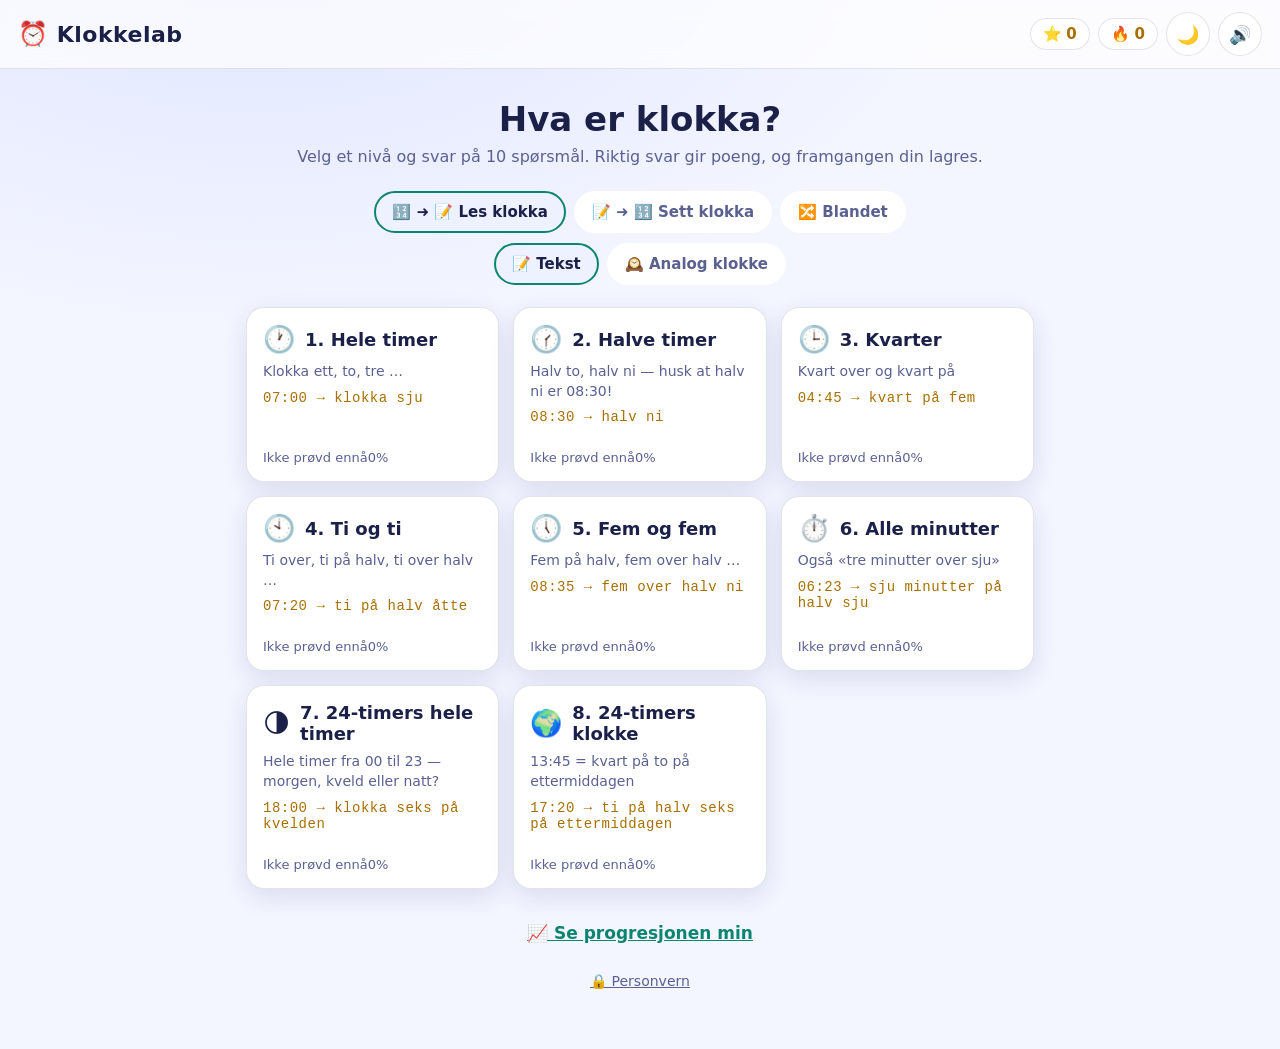
<file: index.html>
<!DOCTYPE html>
<html lang="no">
<head>
<meta charset="utf-8">
<meta name="viewport" content="width=device-width, initial-scale=1, viewport-fit=cover">
<meta name="theme-color" content="#0f1226" media="(prefers-color-scheme: dark)">
<meta name="theme-color" content="#f3f5ff" media="(prefers-color-scheme: light)">
<meta name="mobile-web-app-capable" content="yes">
<title>Klokkelab – lær å lese klokka, digital og analog</title>
<meta name="description" content="Gratis spill for å lære å lese klokka på norsk: hele og halve timer, kvart over og kvart på, fem over halv og 24-timersklokka – med digital og analog klokke.">
<link rel="canonical" href="https://klokkelab.eidsa.no/">
<meta property="og:type" content="website">
<meta property="og:site_name" content="Klokkelab">
<meta property="og:locale" content="nb_NO">
<meta property="og:url" content="https://klokkelab.eidsa.no/">
<meta property="og:title" content="Klokkelab – lær å lese klokka">
<meta property="og:description" content="Gratis spill for å lære å lese klokka på norsk: hele og halve timer, kvart over og kvart på, fem over halv og 24-timersklokka – med digital og analog klokke.">
<meta property="og:image" content="https://klokkelab.eidsa.no/og-image.png">
<meta property="og:image:width" content="1200">
<meta property="og:image:height" content="630">
<meta property="og:image:alt" content="Klokkelab – en analog klokke som viser 08:30, som er halv ni">
<meta name="twitter:card" content="summary_large_image">
<script type="application/ld+json">
{
  "@context": "https://schema.org",
  "@type": "WebApplication",
  "name": "Klokkelab",
  "url": "https://klokkelab.eidsa.no/",
  "description": "Gratis spill for å lære å lese klokka på norsk: hele og halve timer, kvart over og kvart på, fem over halv og 24-timersklokka – med digital og analog klokke.",
  "inLanguage": "nb",
  "applicationCategory": "EducationalApplication",
  "operatingSystem": "Alle (nettleser)",
  "isAccessibleForFree": true,
  "offers": { "@type": "Offer", "price": "0", "priceCurrency": "NOK" }
}
</script>
<script>
  /* sett valgt tema før siden tegnes, så den ikke blinker i feil farge */
  try { const t = JSON.parse(localStorage.getItem('klokkelab.v1') || '{}').theme;
        if (t) document.documentElement.dataset.theme = t; } catch (e) {}
</script>
<link rel="stylesheet" href="style.css">
<link rel="icon" href="favicon.svg" type="image/svg+xml">
</head>
<body>

<header class="topbar">
  <div class="brand"><span class="logo">⏰</span> <span class="brandname">Klokkelab</span></div>
  <div class="topstats">
    <span class="chip" title="Poeng totalt">⭐ <b id="xpChip">0</b></span>
    <span class="chip" title="Beste rekke på rad">🔥 <b id="streakChip">0</b></span>
    <button id="themeBtn" class="iconbtn" title="Lyst/mørkt tema" aria-label="Bytt mellom lyst og mørkt tema">🌙</button>
    <button id="soundBtn" class="iconbtn" title="Lyd av/på" aria-label="Lyd av eller på">🔊</button>
  </div>
</header>

<main>

  <!-- ============ HJEM ============ -->
  <section id="screen-home" class="screen active">
    <h1>Hva er klokka?</h1>
    <p class="lead">Velg et nivå og svar på 10 spørsmål. Riktig svar gir poeng, og framgangen din lagres.</p>

    <div class="modepick" role="group" aria-label="Spillmodus">
      <button class="modebtn active" data-mode="read">🔢 ➜ <span class="faceicon">📝</span> Les klokka</button>
      <button class="modebtn" data-mode="set"><span class="faceicon">📝</span> ➜ 🔢 Sett klokka</button>
      <button class="modebtn" data-mode="mix">🔀 Blandet</button>
    </div>

    <div class="modepick facepick" role="group" aria-label="Vis klokkeslettet som">
      <button class="modebtn active" data-face="text">📝 Tekst</button>
      <button class="modebtn" data-face="analog">🕰️ Analog klokke</button>
    </div>

    <div id="levelGrid" class="levelgrid"></div>

    <button id="statsLink" class="linkbtn">📈 Se progresjonen min</button>
    <a class="privacylink" href="personvern.html">🔒 Personvern</a>
  </section>

  <!-- ============ QUIZ ============ -->
  <section id="screen-quiz" class="screen">
    <div class="quizbar">
      <button id="quitBtn" class="iconbtn" aria-label="Avslutt runde">✕</button>
      <div class="progresswrap"><div id="progressFill" class="progressfill"></div></div>
      <div class="qcount"><b id="qNow">1</b>/<span id="qTotal">10</span></div>
    </div>

    <div id="questionArea" class="qarea"></div>

    <div id="answers" class="answers"></div>

    <div id="feedback" class="feedback" aria-live="polite"></div>
    <button id="nextBtn" class="primary hidden">Neste →</button>
  </section>

  <!-- ============ OPPSUMMERING ============ -->
  <section id="screen-summary" class="screen">
    <div id="summaryCard" class="summary"></div>
    <div class="rowbtns">
      <button id="againBtn" class="primary">🔁 Spill igjen</button>
      <button id="homeBtn" class="ghost">🏠 Til forsiden</button>
    </div>
  </section>

  <!-- ============ PROGRESJON ============ -->
  <section id="screen-stats" class="screen">
    <h2>📈 Progresjonen din</h2>
    <div id="statsTop" class="statstop"></div>

    <h3>Siste 7 dager</h3>
    <div id="chart" class="chart"></div>

    <h3>Nivåene dine</h3>
    <div id="levelStats" class="levelstats"></div>

    <h3>Merker</h3>
    <div id="badges" class="badges"></div>

    <div class="rowbtns">
      <button id="backBtn" class="primary">← Tilbake</button>
      <button id="resetBtn" class="danger">🗑 Nullstill framgang</button>
    </div>
  </section>

</main>

<script src="app.js"></script>
</body>
</html>
</file>
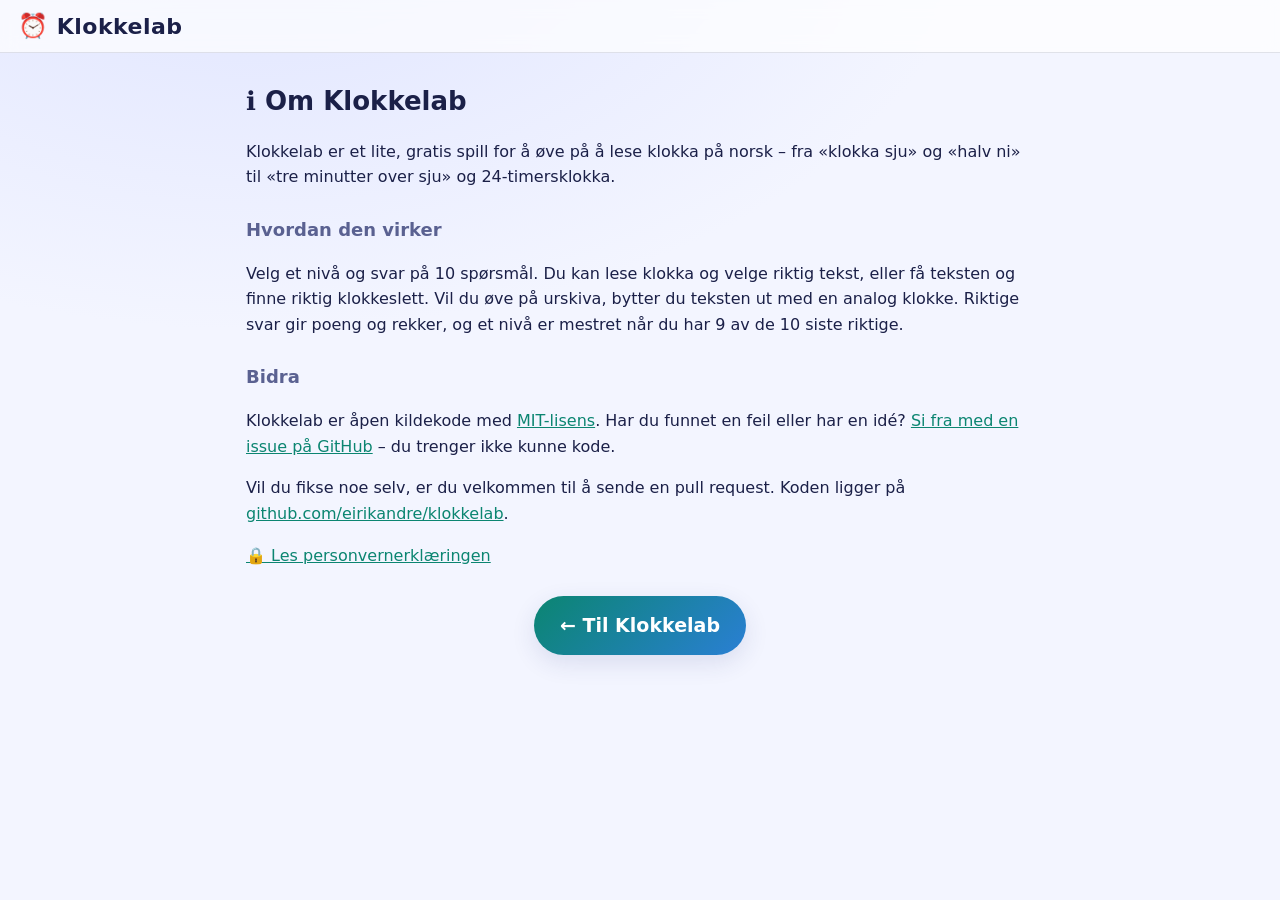
<file: om.html>
<!DOCTYPE html>
<html lang="no">
<head>
<meta charset="utf-8">
<meta name="viewport" content="width=device-width, initial-scale=1, viewport-fit=cover">
<meta name="theme-color" content="#0f1226" media="(prefers-color-scheme: dark)">
<meta name="theme-color" content="#f3f5ff" media="(prefers-color-scheme: light)">
<title>Om Klokkelab</title>
<meta name="description" content="Om Klokkelab: et gratis læringsspill for å øve på å lese klokka på norsk. Åpen kildekode – si fra om feil eller ideer på GitHub.">
<link rel="canonical" href="https://klokkelab.eidsa.no/om.html">
<script>
  /* sett valgt tema før siden tegnes, så den ikke blinker i feil farge */
  try { const t = JSON.parse(localStorage.getItem('klokkelab.v1') || '{}').theme;
        if (t) document.documentElement.dataset.theme = t; } catch (e) {}
</script>
<link rel="stylesheet" href="style.css">
</head>
<body>

<header class="topbar">
  <a class="brand homelink" href="./"><span class="logo">⏰</span> <span class="brandname">Klokkelab</span></a>
</header>

<main class="prose">
  <h2>ℹ️ Om Klokkelab</h2>
  <p>Klokkelab er et lite, gratis spill for å øve på å lese klokka på norsk – fra «klokka sju» og
    «halv ni» til «tre minutter over sju» og 24-timersklokka.</p>

  <h3>Hvordan den virker</h3>
  <p>Velg et nivå og svar på 10 spørsmål. Du kan lese klokka og velge riktig tekst, eller få teksten og
    finne riktig klokkeslett. Vil du øve på urskiva, bytter du teksten ut med en analog klokke.
    Riktige svar gir poeng og rekker, og et nivå er mestret når du har 9 av de 10 siste riktige.</p>

  <h3>Bidra</h3>
  <p>Klokkelab er åpen kildekode med <a href="https://github.com/eirikandre/klokkelab/blob/main/LICENSE">MIT-lisens</a>.
    Har du funnet en feil eller har en idé? <a href="https://github.com/eirikandre/klokkelab/issues/new">Si fra
    med en issue på GitHub</a> – du trenger ikke kunne kode.</p>
  <p>Vil du fikse noe selv, er du velkommen til å sende en pull request. Koden ligger på
    <a href="https://github.com/eirikandre/klokkelab">github.com/eirikandre/klokkelab</a>.</p>

  <p><a href="personvern.html">🔒 Les personvernerklæringen</a></p>

  <div class="rowbtns">
    <a class="primary" href="./">← Til Klokkelab</a>
  </div>
</main>

</body>
</html>
</file>
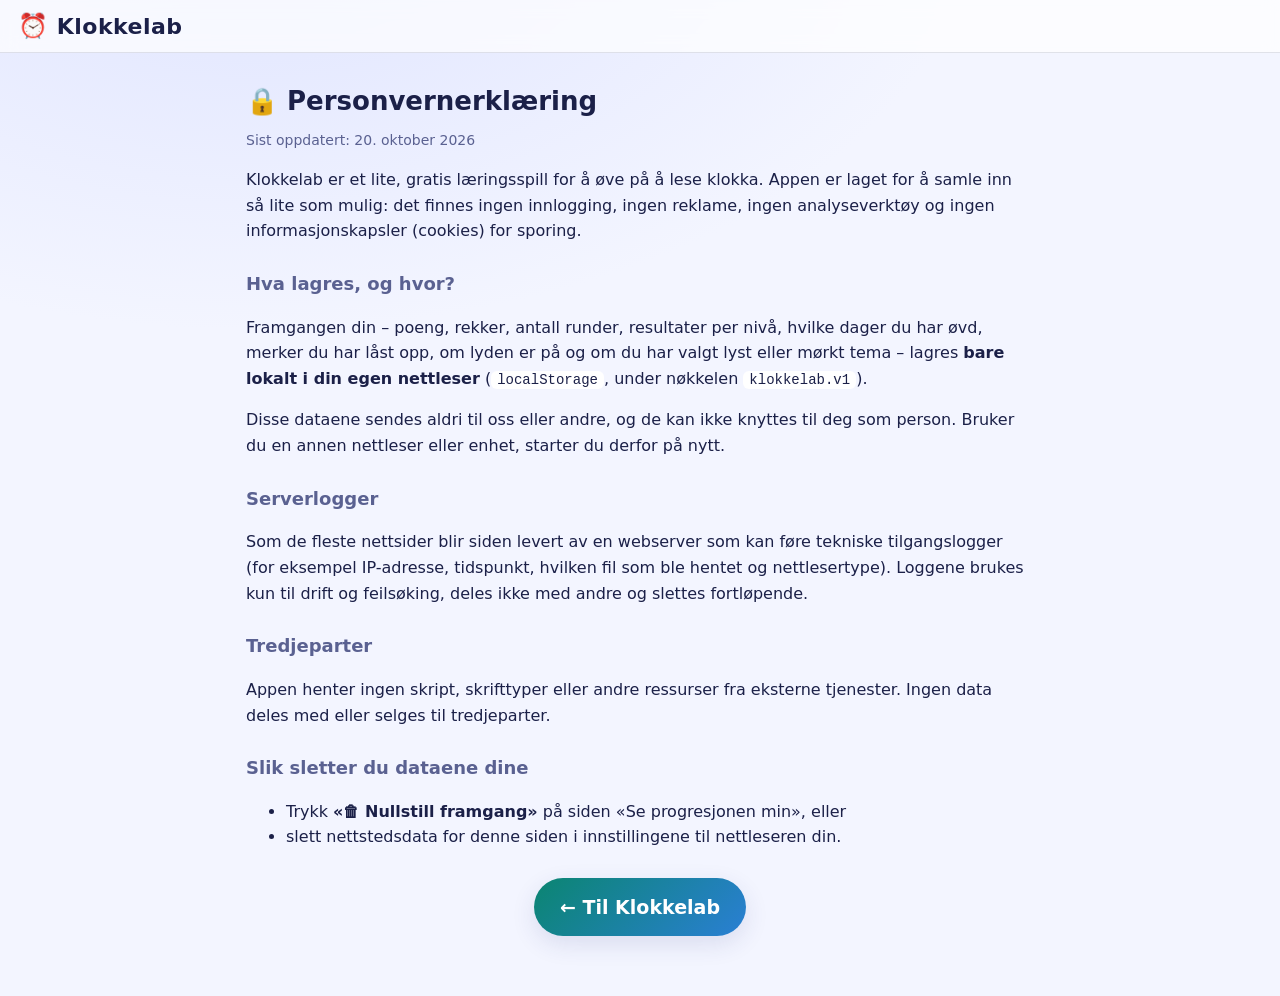
<file: personvern.html>
<!DOCTYPE html>
<html lang="no">
<head>
<meta charset="utf-8">
<meta name="viewport" content="width=device-width, initial-scale=1, viewport-fit=cover">
<meta name="theme-color" content="#0f1226" media="(prefers-color-scheme: dark)">
<meta name="theme-color" content="#f3f5ff" media="(prefers-color-scheme: light)">
<title>Personvern – Klokkelab</title>
<meta name="description" content="Personvernerklæring for Klokkelab: ingen innlogging, ingen sporing – framgangen lagres bare lokalt i nettleseren din.">
<link rel="canonical" href="https://klokkelab.eidsa.no/personvern.html">
<script>
  /* sett valgt tema før siden tegnes, så den ikke blinker i feil farge */
  try { const t = JSON.parse(localStorage.getItem('klokkelab.v1') || '{}').theme;
        if (t) document.documentElement.dataset.theme = t; } catch (e) {}
</script>
<link rel="stylesheet" href="style.css">
<link rel="icon" href="favicon.svg" type="image/svg+xml">
</head>
<body>

<header class="topbar">
  <a class="brand homelink" href="./"><span class="logo">⏰</span> <span class="brandname">Klokkelab</span></a>
</header>

<main class="prose">
  <h2>🔒 Personvernerklæring</h2>
  <p class="updated">Sist oppdatert: 20. oktober 2026</p>

  <p>Klokkelab er et lite, gratis læringsspill for å øve på å lese klokka. Appen er laget for å samle inn
    så lite som mulig: det finnes ingen innlogging, ingen reklame, ingen analyseverktøy og ingen
    informasjonskapsler (cookies) for sporing.</p>

  <h3>Hva lagres, og hvor?</h3>
  <p>Framgangen din – poeng, rekker, antall runder, resultater per nivå, hvilke dager du har øvd,
    merker du har låst opp, om lyden er på og om du har valgt lyst eller mørkt tema – lagres <b>bare lokalt i din egen nettleser</b>
    (<code>localStorage</code>, under nøkkelen <code>klokkelab.v1</code>).</p>
  <p>Disse dataene sendes aldri til oss eller andre, og de kan ikke knyttes til deg som person.
    Bruker du en annen nettleser eller enhet, starter du derfor på nytt.</p>

  <h3>Serverlogger</h3>
  <p>Som de fleste nettsider blir siden levert av en webserver som kan føre tekniske tilgangslogger
    (for eksempel IP-adresse, tidspunkt, hvilken fil som ble hentet og nettlesertype). Loggene brukes
    kun til drift og feilsøking, deles ikke med andre og slettes fortløpende.</p>

  <h3>Tredjeparter</h3>
  <p>Appen henter ingen skript, skrifttyper eller andre ressurser fra eksterne tjenester. Ingen data
    deles med eller selges til tredjeparter.</p>

  <h3>Slik sletter du dataene dine</h3>
  <ul>
    <li>Trykk <b>«🗑 Nullstill framgang»</b> på siden «Se progresjonen min», eller</li>
    <li>slett nettstedsdata for denne siden i innstillingene til nettleseren din.</li>
  </ul>

  <div class="rowbtns">
    <a class="primary" href="./">← Til Klokkelab</a>
  </div>
</main>

</body>
</html>
</file>
<file: style.css>
:root{
  --bg:#0f1226;
  --bg2:#1b1f42;
  --card:#242a55;
  --card2:#2d3468;
  --ink:#f2f4ff;
  --muted:#a8b0e0;
  --accent:#5ee0c5;
  --accent2:#ffd166;
  --wrong:#ff6b7a;
  --right:#4ade80;
  --radius:18px;
  --shadow:0 10px 30px rgba(0,0,0,.35);
  --glow:#2b3170;                              /* lys flekk i bakgrunnen */
  --topbar:rgba(255,255,255,.04);
  --line:rgba(255,255,255,.1);
  --line-strong:rgba(255,255,255,.2);
  --track:rgba(255,255,255,.12);
  --accent-end:#49b7f7;
  --on-accent:#06210f;
  --clock-bg:#0a0d1f;
  --clock-border:#3a4280;
  --clock-glow:rgba(94,224,197,.55);
  --clock-ghost:rgba(94,224,197,.08);
  --tint-right:rgba(74,222,128,.18);
  --tint-wrong:rgba(255,107,122,.18);
  --tint-gold:rgba(255,209,102,.12);
  --danger-line:rgba(255,107,122,.4);
  --locked:.35;                                /* opasitet på merker som ikke er låst opp */
  color-scheme:dark;
}

/* lyst tema: følger systemet, eller velges med knappen (data-theme på <html>) */
@media (prefers-color-scheme: light){
  :root:not([data-theme="dark"]){
    --bg:#f3f5ff;--bg2:#e6eaff;--card:#ffffff;--card2:#eef1ff;
    --ink:#1b2048;--muted:#5a6191;
    --accent:#0b8571;--accent2:#a86f00;--wrong:#d23a52;--right:#1c8a4c;
    --shadow:0 8px 24px rgba(40,50,120,.12);
    --glow:#dfe4ff;--topbar:rgba(255,255,255,.7);
    --line:rgba(27,32,72,.12);--line-strong:rgba(27,32,72,.25);--track:rgba(27,32,72,.1);
    --accent-end:#2a7fd4;--on-accent:#ffffff;
    --clock-bg:#eaf8f4;--clock-border:#b8c2ee;--clock-glow:transparent;--clock-ghost:rgba(11,133,113,.08);
    --tint-right:rgba(28,138,76,.12);--tint-wrong:rgba(210,58,82,.1);--tint-gold:rgba(168,111,0,.1);
    --danger-line:rgba(210,58,82,.4);--locked:.5;
    color-scheme:light;
  }
}
:root[data-theme="light"]{
  --bg:#f3f5ff;--bg2:#e6eaff;--card:#ffffff;--card2:#eef1ff;
  --ink:#1b2048;--muted:#5a6191;
  --accent:#0b8571;--accent2:#a86f00;--wrong:#d23a52;--right:#1c8a4c;
  --shadow:0 8px 24px rgba(40,50,120,.12);
  --glow:#dfe4ff;--topbar:rgba(255,255,255,.7);
  --line:rgba(27,32,72,.12);--line-strong:rgba(27,32,72,.25);--track:rgba(27,32,72,.1);
  --accent-end:#2a7fd4;--on-accent:#ffffff;
  --clock-bg:#eaf8f4;--clock-border:#b8c2ee;--clock-glow:transparent;--clock-ghost:rgba(11,133,113,.08);
  --tint-right:rgba(28,138,76,.12);--tint-wrong:rgba(210,58,82,.1);--tint-gold:rgba(168,111,0,.1);
  --danger-line:rgba(210,58,82,.4);--locked:.5;
  color-scheme:light;
}

*{box-sizing:border-box}
html,body{margin:0;padding:0}
body{
  font-family:"Nunito","Segoe UI",system-ui,-apple-system,sans-serif;
  background:radial-gradient(1200px 700px at 20% -10%, var(--glow) 0%, var(--bg) 60%), var(--bg);
  background-attachment:fixed;
  color:var(--ink);
  min-height:100vh;
  min-height:100dvh;                          /* uten hopp når mobilens adresselinje skjules */
  overflow-x:hidden;
  -webkit-text-size-adjust:100%;
  -webkit-font-smoothing:antialiased;
}

/* ---------- topbar ---------- */
.topbar{
  display:flex;align-items:center;justify-content:space-between;
  padding:12px max(18px, env(safe-area-inset-right)) 12px max(18px, env(safe-area-inset-left));gap:10px;
  background:var(--topbar);
  border-bottom:1px solid var(--line);
  position:sticky;top:0;z-index:10;backdrop-filter:blur(8px);
}
.brand{font-weight:900;font-size:22px;letter-spacing:.5px;white-space:nowrap;overflow:hidden;text-overflow:ellipsis}
.logo{font-size:24px}
.topstats{display:flex;align-items:center;gap:8px}
.chip{
  background:var(--card);border:1px solid var(--line);
  padding:6px 12px;border-radius:999px;font-size:15px;white-space:nowrap;
}
.chip b{color:var(--accent2)}

main{
  max-width:820px;margin:0 auto;
  padding:22px max(16px, env(safe-area-inset-left)) calc(60px + env(safe-area-inset-bottom)) max(16px, env(safe-area-inset-right));
}

/* ---------- skjermer ---------- */
.screen{display:none;animation:fade .25s ease}
.screen.active{display:block}
@keyframes fade{from{opacity:0;transform:translateY(6px)}to{opacity:1;transform:none}}

h1{font-size:34px;margin:8px 0 6px;text-align:center}
h2{font-size:26px;margin:6px 0 14px}
h3{font-size:18px;margin:26px 0 10px;color:var(--muted)}
.lead{text-align:center;color:var(--muted);margin:0 0 22px;line-height:1.5}

/* ---------- knapper ---------- */
button{
  font-family:inherit;cursor:pointer;border:none;
  transition:transform .08s ease, background .15s ease, box-shadow .15s;
  touch-action:manipulation;                 /* ingen dobbeltrykk-zoom */
  -webkit-tap-highlight-color:transparent;
  -webkit-user-select:none;user-select:none;
}
button:active{transform:scale(.97)}
.primary{
  background:linear-gradient(135deg,var(--accent),var(--accent-end));
  color:var(--on-accent);font-weight:900;font-size:19px;
  padding:14px 26px;border-radius:999px;box-shadow:var(--shadow);
}
.ghost{
  background:transparent;color:var(--ink);font-weight:700;font-size:17px;
  padding:13px 24px;border-radius:999px;border:2px solid var(--line-strong);
}
.danger{
  background:transparent;color:var(--wrong);font-weight:700;font-size:15px;
  padding:13px 20px;border-radius:999px;border:2px solid var(--danger-line);
}
.iconbtn{
  background:var(--card);color:var(--ink);font-size:18px;
  width:44px;height:44px;border-radius:50%;border:1px solid var(--line);
  display:flex;align-items:center;justify-content:center;flex:0 0 auto;
}
.linkbtn{
  display:block;margin:22px auto 0;background:none;color:var(--accent);
  font-size:17px;font-weight:800;text-decoration:underline;
  padding:12px 18px;min-height:44px;                  /* trykkflate på mobil */
}
.privacylink{display:block;text-align:center;margin-top:18px;color:var(--muted);font-size:14px}
.privacylink a{color:inherit}

/* ---------- personvernside ---------- */
.homelink{color:inherit;text-decoration:none}
.prose{line-height:1.6}
.prose p,.prose li{color:var(--ink);font-size:16px}
.prose a{color:var(--accent)}
.prose a.primary{color:var(--on-accent);text-decoration:none;display:inline-block}
.prose code{background:var(--card);padding:1px 6px;border-radius:6px;font-size:14px}
.prose .updated{color:var(--muted);font-size:14px;margin-top:-8px}
.rowbtns{display:flex;gap:12px;justify-content:center;flex-wrap:wrap;margin-top:28px}
.hidden{display:none !important}

/* ---------- modusvalg ---------- */
.modepick{display:flex;gap:8px;justify-content:center;flex-wrap:wrap;margin-bottom:22px}
.modebtn{
  background:var(--card);color:var(--muted);font-weight:800;font-size:15px;
  padding:10px 16px;border-radius:999px;border:2px solid transparent;
}
.modebtn.active{border-color:var(--accent);color:var(--ink);background:var(--card2)}
.facepick{margin-top:-12px}

/* ---------- nivåkort ---------- */
.levelgrid{display:grid;grid-template-columns:repeat(auto-fit,minmax(230px,1fr));gap:14px}
.levelcard{
  background:var(--card);border:1px solid var(--line);
  border-radius:var(--radius);padding:16px;text-align:left;color:var(--ink);
  display:flex;flex-direction:column;gap:8px;box-shadow:var(--shadow);
}
@media (hover:hover){
  .levelcard:hover{background:var(--card2)}
  }
.levelcard .lvhead{display:flex;align-items:center;gap:10px;font-weight:900;font-size:18px}
.levelcard .lvicon{font-size:26px}
.levelcard .lvdesc{color:var(--muted);font-size:14px;line-height:1.4}
.levelcard .bar{margin-top:auto}            /* bunnlinjene står på linje i rutenettet */
.levelcard .lvexample{
  font-family:ui-monospace,"SF Mono",Menlo,monospace;color:var(--accent2);
  font-size:14px;letter-spacing:.5px;
}
.bar{height:9px;border-radius:999px;background:var(--track);overflow:hidden}
.bar > i{display:block;height:100%;background:linear-gradient(90deg,var(--accent),var(--accent2));border-radius:999px;transition:width .5s}
.lvfoot{display:flex;justify-content:space-between;font-size:13px;color:var(--muted)}
.mastered{color:var(--right);font-weight:800}

/* ---------- quiz ---------- */
.quizbar{display:flex;align-items:center;gap:12px;margin-bottom:22px}
.progresswrap{flex:1;height:12px;background:var(--track);border-radius:999px;overflow:hidden}
.progressfill{height:100%;width:0;background:linear-gradient(90deg,var(--accent),var(--accent2));transition:width .3s}
.qcount{font-weight:800;color:var(--muted);font-size:15px}
.qcount b{color:var(--ink)}

.qarea{text-align:center;margin-bottom:26px}
.qtitle{color:var(--muted);font-size:17px;margin-bottom:14px}

/* digital klokke */
.clock{
  display:inline-block;position:relative;
  background:var(--clock-bg);border:3px solid var(--clock-border);border-radius:20px;
  padding:18px 30px;box-shadow:inset 0 0 40px var(--clock-ghost), var(--shadow);
}
.clock .digits{
  font-family:ui-monospace,"SF Mono",Menlo,Consolas,monospace;
  font-size:clamp(48px,14vw,84px);font-weight:700;letter-spacing:4px;
  color:var(--accent);text-shadow:0 0 18px var(--clock-glow);
  position:relative;z-index:1;
}
.clock .ghost-digits{
  position:absolute;inset:18px 30px;
  font-family:ui-monospace,"SF Mono",Menlo,Consolas,monospace;
  font-size:clamp(48px,14vw,84px);font-weight:700;letter-spacing:4px;
  color:var(--clock-ghost);z-index:0;pointer-events:none;
}
.daypart{margin-top:10px;color:var(--muted);font-size:16px}

/* analog klokke */
.analog{display:block;width:100%;height:auto}
.analog.big{width:clamp(170px,48vw,230px);margin:0 auto;filter:drop-shadow(var(--shadow))}
.analog .face{fill:var(--clock-bg);stroke:var(--clock-border);stroke-width:2.5}
.analog .tick{stroke:var(--muted);stroke-width:.8}
.analog .tick.major{stroke:var(--ink);stroke-width:1.8}
.analog .num{fill:var(--ink);font-size:10px;font-weight:800;text-anchor:middle;dominant-baseline:central}
.analog .hand{stroke-linecap:round}
.analog .hour{stroke:var(--ink);stroke-width:5}
.analog .minute{stroke:var(--accent);stroke-width:3}
.analog .pin{fill:var(--accent2)}

/* tekstspørsmål */
.textclock{
  font-size:clamp(26px,7vw,40px);font-weight:900;line-height:1.3;
  background:var(--card);border-radius:var(--radius);padding:24px 20px;
  box-shadow:var(--shadow);
}

/* ---------- svaralternativer ---------- */
.answers{display:grid;grid-template-columns:1fr 1fr;gap:12px}
@media (max-width:560px){.answers{grid-template-columns:1fr}}
.answer{
  background:var(--card);color:var(--ink);border:2px solid var(--line);
  border-radius:var(--radius);padding:18px 14px;font-size:19px;font-weight:800;
  text-align:center;min-height:68px;box-shadow:var(--shadow);line-height:1.3;
}
.answer.clockbtn{padding:10px;display:flex;justify-content:center;align-items:center}
.answer.clockbtn .analog{max-width:150px}
.answer.mono{font-family:ui-monospace,"SF Mono",Menlo,monospace;font-size:30px;letter-spacing:2px;color:var(--accent)}
.answer:hover:not(:disabled){background:var(--card2);border-color:var(--line-strong)}
.answer:disabled{cursor:default;opacity:.55}
.answer.correct{background:var(--tint-right);border-color:var(--right);opacity:1}
.answer.wrong{background:var(--tint-wrong);border-color:var(--wrong);opacity:1}

.feedback{min-height:56px;margin:20px 0 6px;text-align:center;font-size:19px;font-weight:800}
.feedback .sub{display:block;font-size:15px;font-weight:600;color:var(--muted);margin-top:6px}
.feedback.ok{color:var(--right)}
.feedback.no{color:var(--wrong)}
#nextBtn{display:block;margin:0 auto}

/* ---------- oppsummering ---------- */
.summary{
  background:var(--card);border-radius:var(--radius);padding:30px 22px;text-align:center;box-shadow:var(--shadow);
}
.summary .big{font-size:58px;margin-bottom:6px}
.summary h2{margin:0 0 10px}
.summary .score{font-size:42px;font-weight:900;color:var(--accent2);margin:12px 0}
.summary p{color:var(--muted);margin:6px 0;font-size:17px}
.newbadge{
  display:inline-block;background:var(--tint-gold);border:1px solid var(--accent2);
  color:var(--accent2);border-radius:999px;padding:8px 16px;margin:6px 4px;font-weight:800;
}

/* ---------- statistikk ---------- */
.statstop{display:grid;grid-template-columns:repeat(auto-fit,minmax(140px,1fr));gap:12px}
.stattile{background:var(--card);border-radius:var(--radius);padding:16px;text-align:center;box-shadow:var(--shadow)}
.stattile .v{font-size:32px;font-weight:900;color:var(--accent)}
.stattile .l{color:var(--muted);font-size:14px;margin-top:4px}

.chart{
  display:flex;align-items:flex-end;gap:10px;height:170px;
  background:var(--card);border-radius:var(--radius);padding:16px 14px 10px;box-shadow:var(--shadow);
}
.chart .col{flex:1;display:flex;flex-direction:column;align-items:center;gap:6px;height:100%;justify-content:flex-end}
.chart .colbar{
  width:100%;max-width:44px;border-radius:8px 8px 4px 4px;
  background:linear-gradient(180deg,var(--accent),var(--accent-end));min-height:4px;transition:height .5s;
  position:relative;
}
.chart .colval{font-size:12px;color:var(--accent2);font-weight:800}
.chart .collabel{font-size:12px;color:var(--muted)}
.chart .col.today .collabel{color:var(--accent);font-weight:900}

.levelstats{display:flex;flex-direction:column;gap:10px}
.lsrow{background:var(--card);border-radius:14px;padding:12px 14px;box-shadow:var(--shadow)}
.lsrow .lshead{display:flex;justify-content:space-between;font-weight:800;margin-bottom:8px;font-size:15px}
.lsrow .lssub{color:var(--muted);font-size:13px;margin-top:6px}

.badges{display:flex;flex-wrap:wrap;gap:10px}
.badge{
  background:var(--card);border:1px solid var(--line);border-radius:14px;
  padding:12px 14px;flex:1 1 150px;text-align:center;opacity:var(--locked);
}
.badge.earned{opacity:1;border-color:var(--accent2);background:var(--tint-gold)}
.badge .bi{font-size:28px}
.badge .bn{font-weight:800;font-size:14px;margin-top:4px}
.badge .bd{color:var(--muted);font-size:12px;margin-top:2px}

@media (prefers-reduced-motion:reduce){*{animation:none !important;transition:none !important}}

/* ---------- mobiltilpasning ---------- */
@media (max-width:560px){
  .answers.compact,
  .answers.clocks{grid-template-columns:1fr 1fr}   /* 07:00 er kort — to i bredden går fint */
}

@media (max-width:480px){
  main{padding-top:16px}
  h1{font-size:27px}
  h2{font-size:22px}
  h3{font-size:16px;margin-top:22px}
  .lead{font-size:15px;margin-bottom:18px}
  .brand{font-size:18px}
  .logo{font-size:20px}
  .chip{padding:5px 10px;font-size:14px}
  .modepick{gap:6px}
  .modebtn{font-size:14px;padding:9px 12px;flex:1 1 auto}
  .levelcard{padding:14px;gap:7px}
  .levelcard .lvhead{font-size:16px}
  .levelcard .lvicon{font-size:22px}
  .levelcard .lvdesc{font-size:13px}
  .answer{font-size:17px;padding:16px 12px;min-height:62px}
  .answer.mono{font-size:26px}
  .feedback{font-size:17px}
  #nextBtn{width:100%;max-width:100%}
  .rowbtns{gap:10px}
  .rowbtns > button{flex:1 1 100%}
  .chart{height:150px;gap:6px;padding:14px 10px 8px}
  .stattile{padding:13px}
  .stattile .v{font-size:27px}
  .summary{padding:24px 16px}
  .summary .big{font-size:48px}
  .summary .score{font-size:34px}
  .badge{flex:1 1 calc(50% - 10px);padding:10px}
}

/* lave skjermer: hele spørsmålet skal få plass uten scrolling */
@media (max-width:560px) and (max-height:720px){
  .qarea{margin-bottom:16px}
  .qtitle{font-size:15px;margin-bottom:10px}
  .clock{padding:12px 22px}
  .clock .digits,
  .clock .ghost-digits{font-size:clamp(40px,12vw,62px)}
  .clock .ghost-digits{inset:12px 22px}
  .textclock{font-size:clamp(22px,6.4vw,32px);padding:18px 14px}
  .answers{gap:10px}
  .answer{min-height:56px;padding:13px 10px}
  .answer.clockbtn{padding:6px}
  .answer.clockbtn .analog{max-width:118px}
  .analog.big{width:clamp(150px,40vw,190px)}
  .feedback{min-height:48px;margin:14px 0 4px}
}

@media (max-width:400px){
  .brand:not(.homelink) .brandname{display:none}   /* plass til knappene i toppfeltet */
}

@media (max-width:340px){
  .answers.compact{grid-template-columns:1fr}
}

/* telefon i landskap: lav skjerm, spørsmålet skal fortsatt få plass */
@media (max-height:500px) and (orientation:landscape){
  .topbar{padding-top:8px;padding-bottom:8px}
  main{padding-top:14px}
  h1{font-size:26px;margin-top:0}
  .lead{margin-bottom:14px}
  .qarea{margin-bottom:14px}
  .qtitle{font-size:15px;margin-bottom:8px}
  .clock{padding:8px 20px}
  .clock .digits,
  .clock .ghost-digits{font-size:clamp(34px,9vh,52px)}
  .clock .ghost-digits{inset:8px 20px}
  .textclock{font-size:clamp(22px,5vh,30px);padding:14px}
  .answer{min-height:52px;padding:12px 10px;font-size:17px}
  .answers.clocks{grid-template-columns:repeat(4,1fr)}
  .answer.clockbtn{padding:6px}
  .answer.clockbtn .analog{max-width:110px}
  .analog.big{width:clamp(120px,32vh,170px)}
  .feedback{min-height:44px;margin:12px 0 4px}
}
</file>
